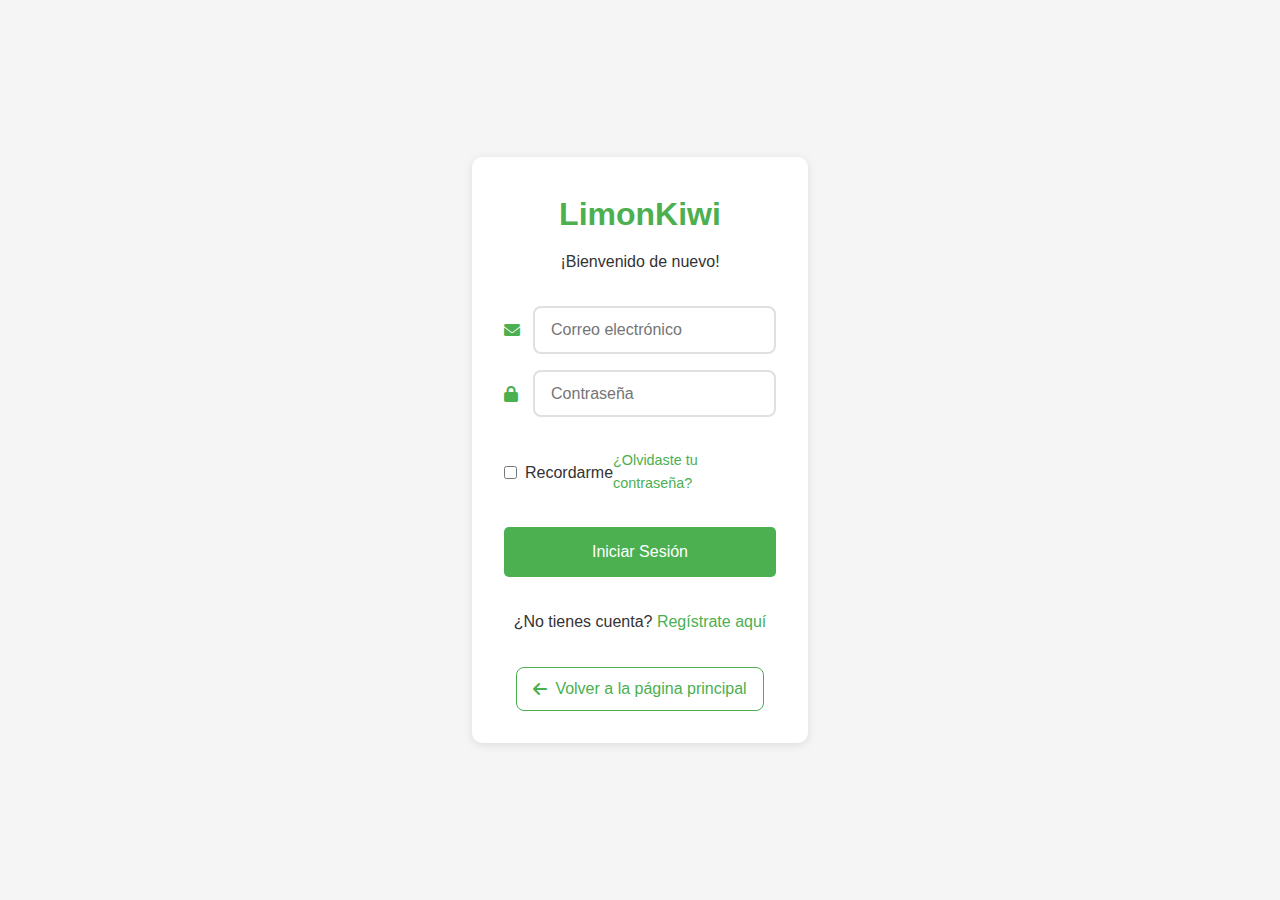
<file: login.html>
<!DOCTYPE html>
<html lang="es">
<head>
    <meta charset="UTF-8">
    <meta name="viewport" content="width=device-width, initial-scale=1.0">
    <title>Iniciar Sesión - LimonKiwi</title>
    <link rel="stylesheet" href="styles.css">
    <link rel="stylesheet" href="https://cdnjs.cloudflare.com/ajax/libs/font-awesome/6.0.0/css/all.min.css">
</head>
<body class="login-page">
    <div class="login-container">
        <div class="login-box">
            <div class="login-header">
                <h1>LimonKiwi</h1>
                <p>¡Bienvenido de nuevo!</p>
            </div>
            <form class="login-form" action="" method="POST">
                <div class="form-group">
                    <label for="email">
                        <i class="fas fa-envelope"></i>
                        <input type="email" id="email" name="email" placeholder="Correo electrónico" required>
                    </label>
                </div>
                <div class="form-group">
                    <label for="password">
                        <i class="fas fa-lock"></i>
                        <input type="password" id="password" name="password" placeholder="Contraseña" required>
                    </label>
                </div>
                <div class="form-options">
                    <label class="remember-me">
                        <input type="checkbox" name="remember">
                        Recordarme
                    </label>
                    <a href="#" class="forgot-password">¿Olvidaste tu contraseña?</a>
                </div>
                <button type="submit" class="login-button">Iniciar Sesión</button>
            </form>
            <div class="register-link">
                <p>¿No tienes cuenta? <a href="register.html">Regístrate aquí</a></p>
            </div>
            <div class="back-button">
                <a href="index.html" class="back-link">
                    <i class="fas fa-arrow-left"></i>
                    Volver a la página principal
                </a>
            </div>
        </div>
    </div>
    <script src="auth.js"></script>
</body>
</html>
</file>
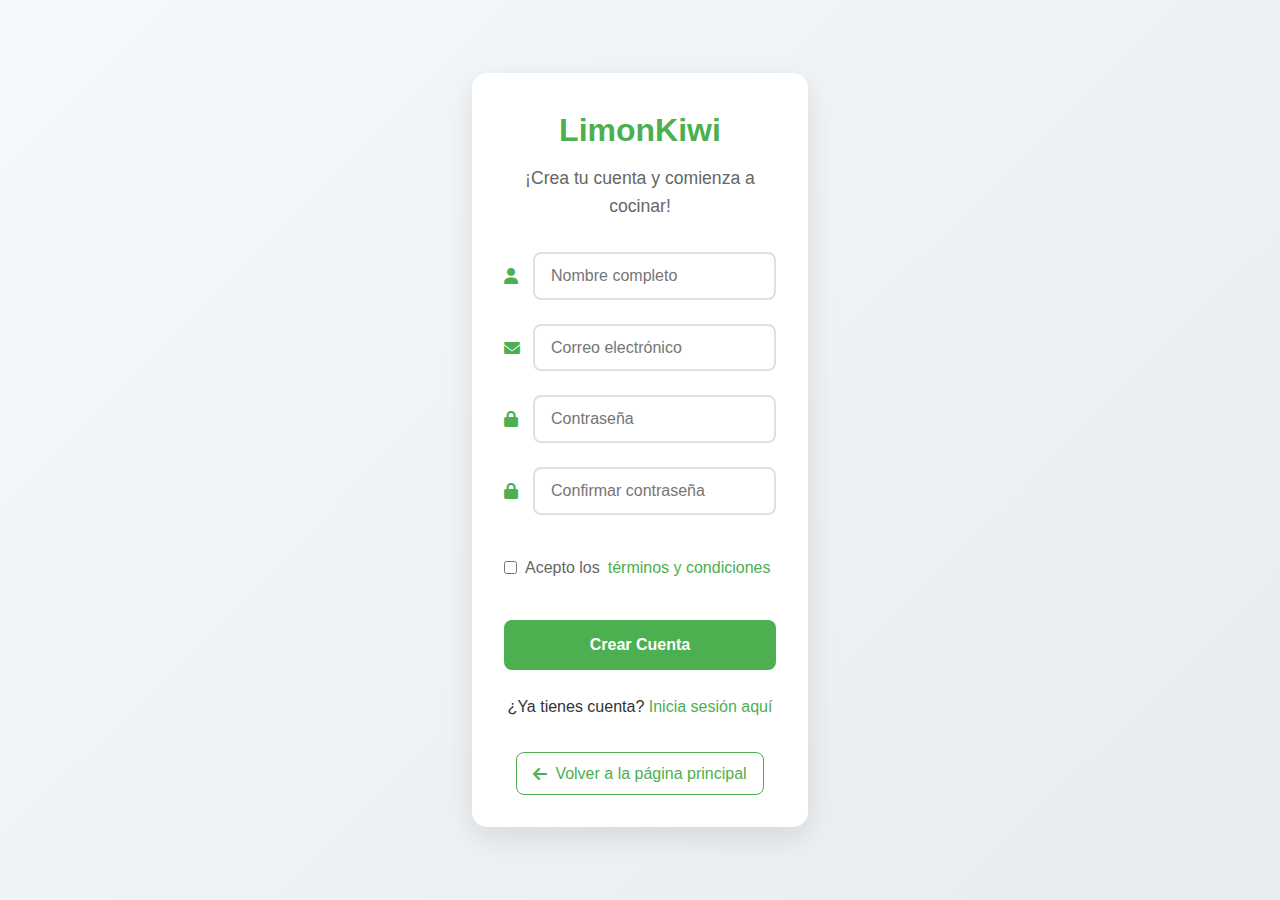
<file: register.html>
<!DOCTYPE html>
<html lang="es">
<head>
    <meta charset="UTF-8">
    <meta name="viewport" content="width=device-width, initial-scale=1.0">
    <title>Registro - LimonKiwi</title>
    <link rel="stylesheet" href="styles.css">
    <link rel="stylesheet" href="https://cdnjs.cloudflare.com/ajax/libs/font-awesome/6.0.0/css/all.min.css">
</head>
<body class="register-page">
    <div class="register-container">
        <div class="register-box">
            <div class="register-header">
                <h1>LimonKiwi</h1>
                <p>¡Crea tu cuenta y comienza a cocinar!</p>
            </div>
            <form class="register-form" id="registerForm">
                <div class="form-group">
                    <label for="nombre">
                        <i class="fas fa-user"></i>
                        <input type="text" id="nombre" name="nombre" placeholder="Nombre completo" required>
                    </label>
                </div>
                <div class="form-group">
                    <label for="email">
                        <i class="fas fa-envelope"></i>
                        <input type="email" id="email" name="email" placeholder="Correo electrónico" required>
                    </label>
                </div>
                <div class="form-group">
                    <label for="password">
                        <i class="fas fa-lock"></i>
                        <input type="password" id="password" name="password" placeholder="Contraseña" required>
                    </label>
                </div>
                <div class="form-group">
                    <label for="confirm-password">
                        <i class="fas fa-lock"></i>
                        <input type="password" id="confirm-password" name="confirm-password" placeholder="Confirmar contraseña" required>
                    </label>
                </div>
                <div class="form-options">
                    <label class="terms">
                        <input type="checkbox" name="terms" required>
                        Acepto los <a href="#">términos y condiciones</a>
                    </label>
                </div>
                <button type="submit" class="register-button">Crear Cuenta</button>
            </form>
            <div class="login-link">
                <p>¿Ya tienes cuenta? <a href="login.html">Inicia sesión aquí</a></p>
            </div>
            <div class="back-button">
                <a href="index.html" class="back-link">
                    <i class="fas fa-arrow-left"></i>
                    Volver a la página principal
                </a>
            </div>
        </div>
    </div>
    <script src="auth.js"></script>
    <script src="register.js"></script>
</body>
</html>
</file>
<file: styles.css>
* {
    margin: 0;
    padding: 0;
    box-sizing: border-box;
}

body {
    font-family: 'Arial', sans-serif;
    line-height: 1.6;
    color: #333;
}

/* Navbar */
.navbar {
    display: flex;
    justify-content: space-between;
    align-items: center;
    padding: 1rem 5%;
    background-color: #fff;
    box-shadow: 0 2px 5px rgba(0,0,0,0.1);
}

.logo h1 {
    color: #4CAF50;
    font-size: 1.5rem;
}

.nav-links {
    display: flex;
    list-style: none;
}

.nav-links li {
    margin: 0 1rem;
}

.nav-links a {
    text-decoration: none;
    color: #333;
    font-weight: 500;
    transition: color 0.3s ease;
}

.nav-links a:hover {
    color: #4CAF50;
}

.login-btn {
    background-color: #4CAF50;
    color: white;
    padding: 0.5rem 1rem;
    border-radius: 5px;
    text-decoration: none;
}

/* Hero Section */
.hero {
    background: linear-gradient(rgba(0,0,0,0.5), rgba(0,0,0,0.5)), url('https://via.placeholder.com/1920x1080');
    background-size: cover;
    background-position: center;
    height: 80vh;
    display: flex;
    align-items: center;
    text-align: center;
    color: white;
    padding: 0 1rem;
}

.hero-content {
    max-width: 800px;
    margin: 0 auto;
}

.cta-button {
    background-color: #4CAF50;
    color: white;
    border: none;
    padding: 1rem 2rem;
    border-radius: 5px;
    font-size: 1.1rem;
    cursor: pointer;
    margin-top: 2rem;
    transition: background-color 0.3s ease;
}

.cta-button:hover {
    background-color: #45a049;
}

/* Featured Recipes */
.featured-recipes {
    padding: 4rem 5%;
    background-color: #f9f9f9;
}

.recipe-grid {
    display: grid;
    grid-template-columns: repeat(auto-fit, minmax(300px, 1fr));
    gap: 2rem;
    margin-top: 2rem;
}

.recipe-card {
    background: white;
    border-radius: 10px;
    overflow: hidden;
    box-shadow: 0 2px 5px rgba(0,0,0,0.1);
    transition: transform 0.3s ease;
}

.recipe-card:hover {
    transform: translateY(-5px);
}

.recipe-card img {
    width: 100%;
    height: 200px;
    object-fit: cover;
}

.recipe-card h3 {
    padding: 1rem;
}

.recipe-card button {
    width: 100%;
    padding: 0.8rem;
    background-color: #4CAF50;
    color: white;
    border: none;
    cursor: pointer;
}

/* Community Section */
.community {
    padding: 4rem 5%;
}

.community-features {
    display: grid;
    grid-template-columns: repeat(auto-fit, minmax(250px, 1fr));
    gap: 2rem;
    margin-top: 2rem;
}

.feature {
    text-align: center;
    padding: 2rem;
    background: white;
    border-radius: 10px;
    box-shadow: 0 2px 5px rgba(0,0,0,0.1);
}

.feature i {
    font-size: 2.5rem;
    color: #4CAF50;
    margin-bottom: 1rem;
}

/* Footer */
footer {
    background-color: #333;
    color: white;
    padding: 4rem 5% 1rem;
}

.footer-content {
    display: grid;
    grid-template-columns: repeat(auto-fit, minmax(250px, 1fr));
    gap: 2rem;
    margin-bottom: 2rem;
}

.footer-section h3 {
    margin-bottom: 1rem;
}

.footer-section ul {
    list-style: none;
}

.footer-section ul li {
    margin-bottom: 0.5rem;
}

.footer-section a {
    color: white;
    text-decoration: none;
}

.social-links {
    display: flex;
    gap: 1rem;
    justify-content: center;
}

.social-links a {
    font-size: 1.5rem;
}

.footer-bottom {
    text-align: center;
    padding-top: 2rem;
    border-top: 1px solid rgba(255,255,255,0.1);
}

/* Login Page Styles */
.login-page {
    background-color: #f5f5f5;
    height: 100vh;
    display: flex;
    align-items: center;
    justify-content: center;
}

.login-container {
    width: 100%;
    max-width: 400px;
    padding: 2rem;
}

.login-box {
    background: white;
    border-radius: 10px;
    box-shadow: 0 2px 10px rgba(0,0,0,0.1);
    padding: 2rem;
}

.login-header {
    text-align: center;
    margin-bottom: 2rem;
}

.login-header h1 {
    color: #4CAF50;
    margin-bottom: 0.5rem;
}

.login-form {
    display: flex;
    flex-direction: column;
    gap: 1rem;
}

.form-group {
    position: relative;
}

.form-group label {
    display: flex;
    align-items: center;
    gap: 0.5rem;
}

.form-group input {
    width: 100%;
    padding: 0.8rem 1rem;
    border: 1px solid #ddd;
    border-radius: 5px;
    font-size: 1rem;
    transition: border-color 0.3s ease;
}

.form-group input:focus {
    outline: none;
    border-color: #4CAF50;
}

.form-group i {
    color: #4CAF50;
}

.form-options {
    display: flex;
    justify-content: space-between;
    align-items: center;
    margin: 1rem 0;
}

.remember-me {
    display: flex;
    align-items: left;
    gap: 0.5rem;
}

.forgot-password {
    color: #4CAF50;
    text-decoration: none;
    font-size: 0.9rem;
}

.forgot-password:hover {
    background-color: 4CAF50;
    color: blue;
    text-decoration: none;}

.login-button {
    background-color: #4CAF50;
    color: white;
    padding: 1rem;
    border: none;
    border-radius: 5px;
    font-size: 1rem;
    cursor: pointer;
    transition: background-color 0.3s ease;
}

.login-button:hover {
    background-color: #45a049;
}

.social-login {
    margin-top: 2rem;
    text-align: center;
}

.social-buttons {
    display: flex;
    gap: 1rem;
    margin-top: 1rem;
}

.social-btn {
    flex: 1;
    padding: 0.8rem;
    border: none;
    border-radius: 5px;
    cursor: pointer;
    display: flex;
    align-items: center;
    justify-content: center;
    gap: 0.5rem;
    font-weight: 500;
}

.facebook {
    background-color: #4267B2;
    color: white;
}

.google {
    background-color: #DB4437;
    color: white;
}

.register-link {
    text-align: center;
    margin-top: 2rem;
}

.register-link a {
    color: #4CAF50;
    text-decoration: none;
    font-weight: 500;
}

.register-link a:hover {
    background-color: 4CAF50;
    color: blue;
    text-decoration: none;}

/* Modal Login Styles */
.login-modal {
    display: none;
    position: fixed;
    top: 0;
    left: 0;
    width: 100%;
    height: 100%;
    background-color: rgba(0,0,0,0.5);
    z-index: 1000;
}

.login-modal-content {
    position: absolute;
    top: 50%;
    left: 50%;
    transform: translate(-50%, -50%);
    background: white;
    padding: 2rem;
    border-radius: 10px;
    width: 90%;
    max-width: 400px;
}

.close-modal {
    position: absolute;
    top: 1rem;
    right: 1rem;
    font-size: 1.5rem;
    cursor: pointer;
}

/* Responsive Design */
@media (max-width: 768px) {
    .nav-links {
        display: none;
    }
    
    .hero {
        height: 60vh;
    }
    
    .recipe-grid {
        grid-template-columns: 1fr;
    }
    
    .community-features {
        grid-template-columns: 1fr;
    }
}

.back-button{
    text-align: center;
    margin-top: 2rem;
}

.back-link{
    display: inline-flex;
    align-items: center;
    gap: 0.5rem;
    color: #4CAF50;
    text-decoration: none;
    padding: 0.5rem 1rem;
    border: 1px;
    border-radius: 5px;
    transition: all 0.3 ease;
}

.back-link:hover{
    background-color: 4CAF50;
    color: blue;
    text-decoration: none;
}

.back-link i{
    font-size: 1rem;
}

/* Register Page Styles */
.register-page {
    background: linear-gradient(135deg, #f6f9fc 0%, #e9ecef 100%);
    height: 100vh;
    display: flex;
    align-items: center;
    justify-content: center;
}

.register-container {
    width: 100%;
    max-width: 400px;
    padding: 2rem;
}

.register-box {
    background: white;
    border-radius: 15px;
    box-shadow: 0 10px 30px rgba(0,0,0,0.1);
    padding: 2rem;
    animation: fadeIn 0.5s ease-in;
}

@keyframes fadeIn {
    from {
        opacity: 0;
        transform: translateY(20px);
    }
    to {
        opacity: 1;
        transform: translateY(0);
    }
}

.register-header {
    text-align: center;
    margin-bottom: 2rem;
}

.register-header h1 {
    color: #4CAF50;
    margin-bottom: 0.5rem;
    font-size: 2rem;
}

.register-header p {
    color: #666;
    font-size: 1.1rem;
}

/* Register Form Styles */
.register-form {
    display: flex;
    flex-direction: column;
    gap: 1.5rem;
}

.form-group {
    position: relative;
}

.form-group label {
    display: flex;
    align-items: center;
    gap: 0.5rem;
}

.form-group i {
    color: #4CAF50;
    width: 24px;
}

.form-group input {
    width: 100%;
    padding: 0.8rem 1rem;
    border: 2px solid #e0e0e0;
    border-radius: 8px;
    font-size: 1rem;
    transition: all 0.3s ease;
}

.form-group input:focus {
    outline: none;
    border-color: #4CAF50;
    box-shadow: 0 0 0 3px rgba(76, 175, 80, 0.1);
}

/* Register Button */
.register-button {
    background-color: #4CAF50;
    color: white;
    padding: 1rem;
    border: none;
    border-radius: 8px;
    font-size: 1rem;
    font-weight: 600;
    width: 100%;
    cursor: pointer;
    transition: all 0.3s ease;
}

.register-button:hover {
    background-color: #45a049;
    transform: translateY(-2px);
    box-shadow: 0 5px 15px rgba(76, 175, 80, 0.3);
}

/* Terms and Conditions */
.terms {
    display: flex;
    align-items: center;
    gap: 0.5rem;
    color: #666;
}

.terms a {
    color: #4CAF50;
    text-decoration: none;
}

.terms a:hover {
    text-decoration: underline;
}

/* Login Link */
.login-link {
    text-align: center;
    margin: 1.5rem 0;
}

.login-link a {
    color: #4CAF50;
    text-decoration: none;
    font-weight: 500;
}

.login-link a:hover {
    text-decoration: underline;
}

/* Back Button */
.back-button {
    text-align: center;
    margin-top: 2rem;
}

.back-link {
    display: inline-flex;
    align-items: center;
    gap: 0.5rem;
    color: #4CAF50;
    text-decoration: none;
    padding: 0.5rem 1rem;
    border: 1px solid #4CAF50;
    border-radius: 8px;
    transition: all 0.3s ease;
}

.back-link:hover {
    background-color: #4CAF50;
    color: white;
    text-decoration: none;
}

.back-link i {
    font-size: 1rem;
}

/* Responsive Design */
@media (max-width: 480px) {
    .register-box {
        padding: 1.5rem;
    }
    
    .register-header h1 {
        font-size: 1.8rem;
    }
    
    .form-group input {
        padding: 0.7rem 1rem;
    }
}
</file>
